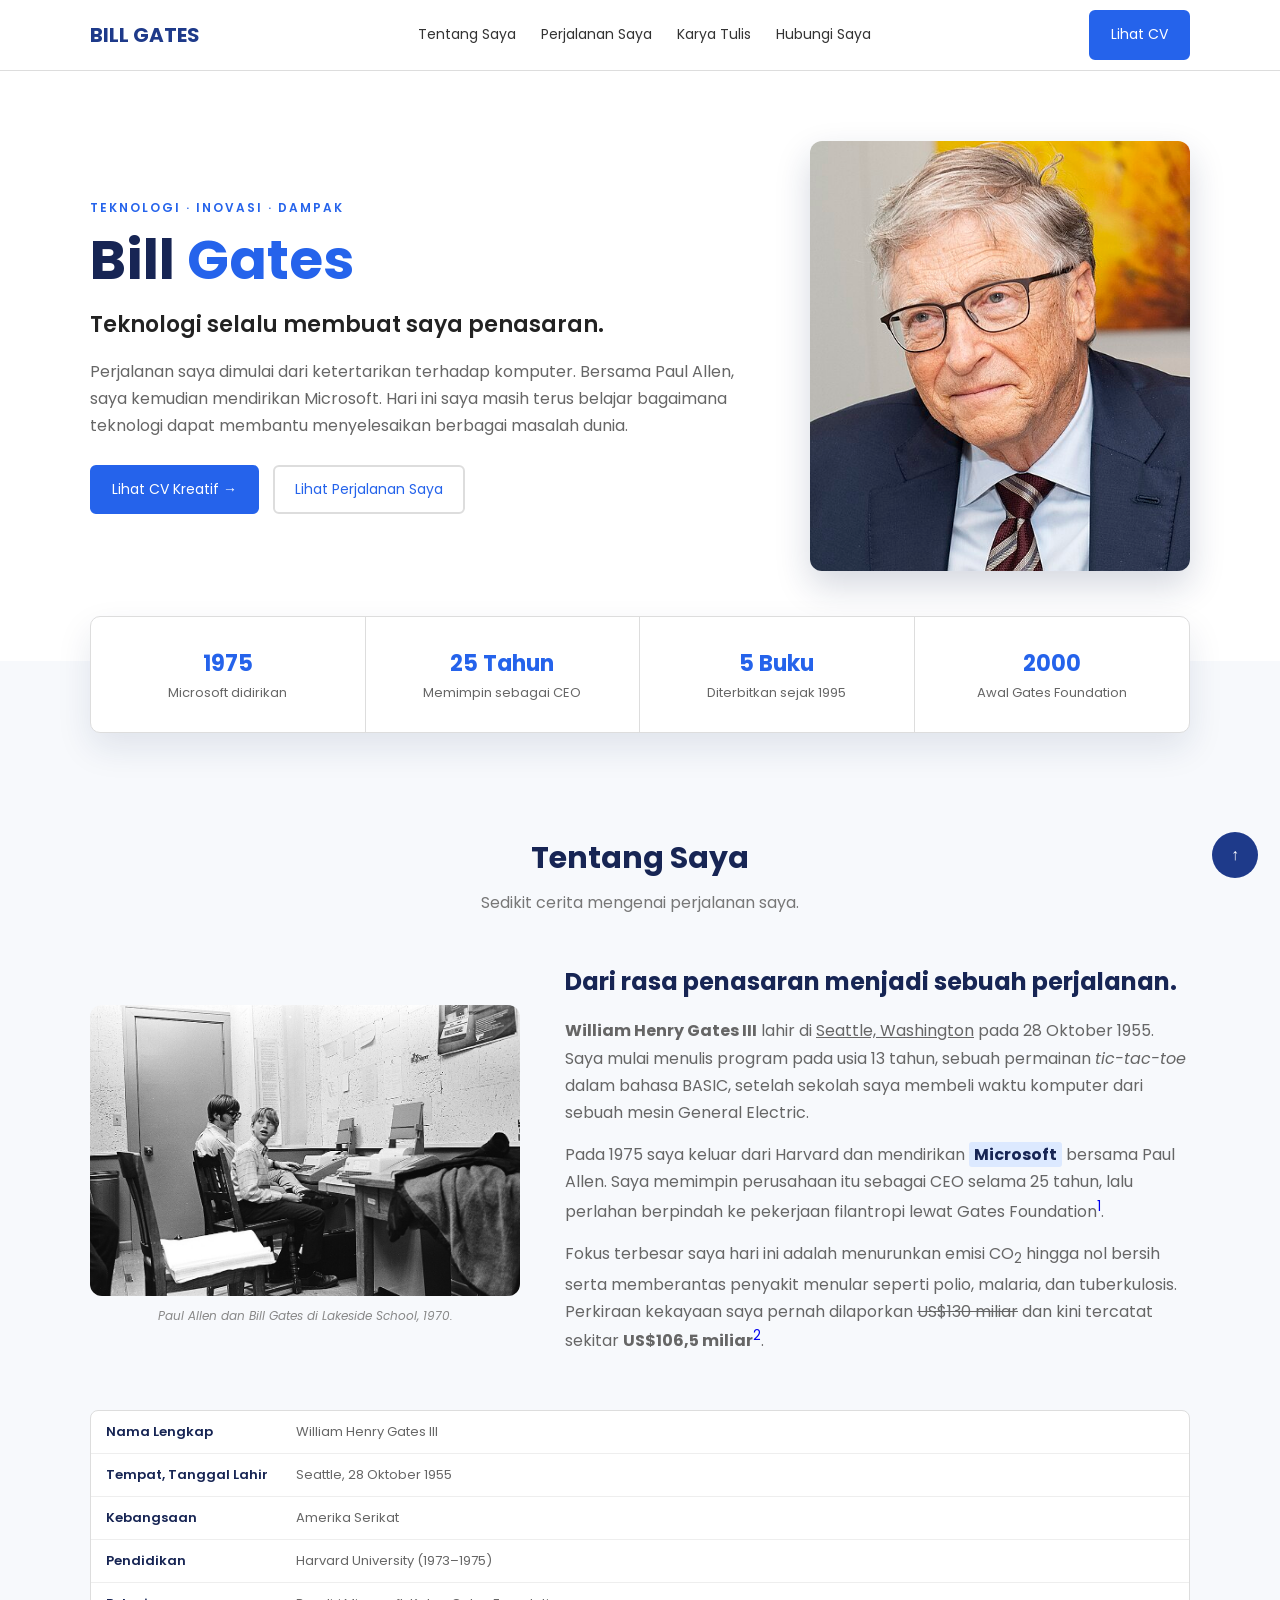
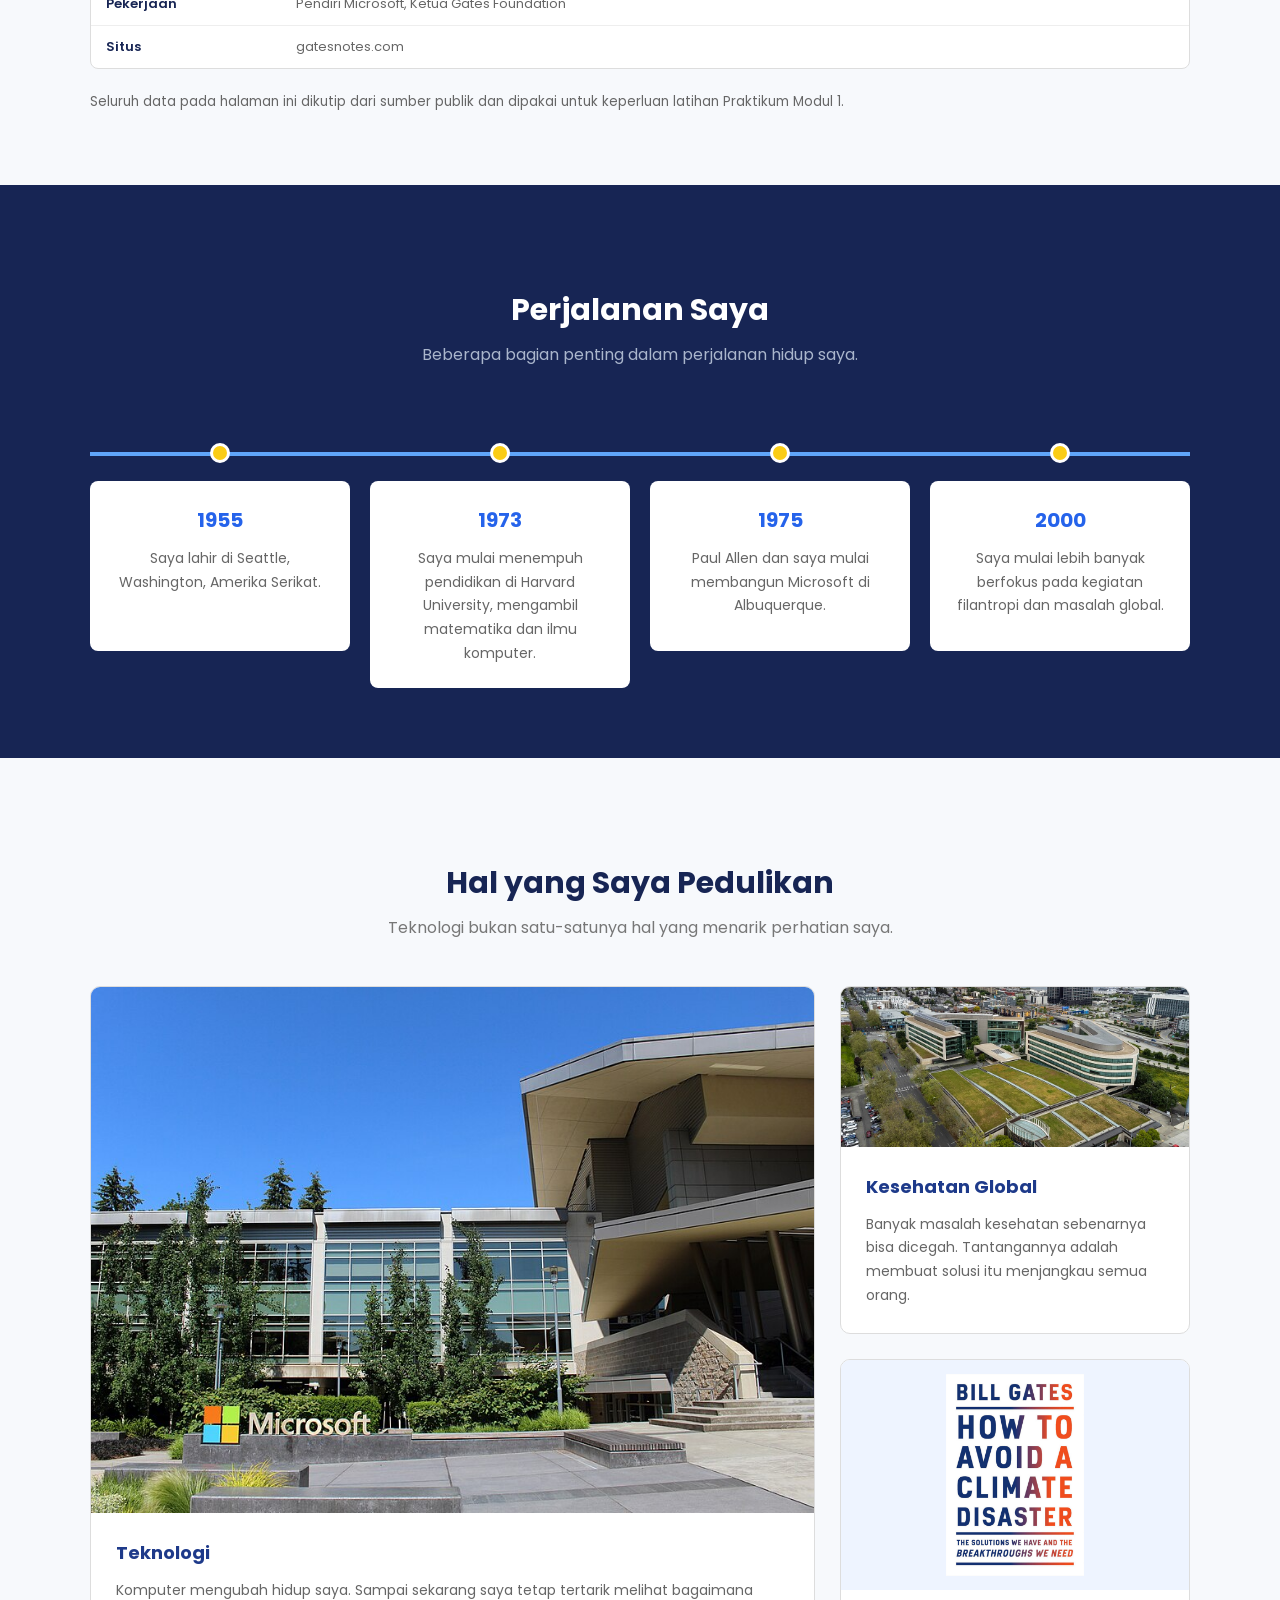
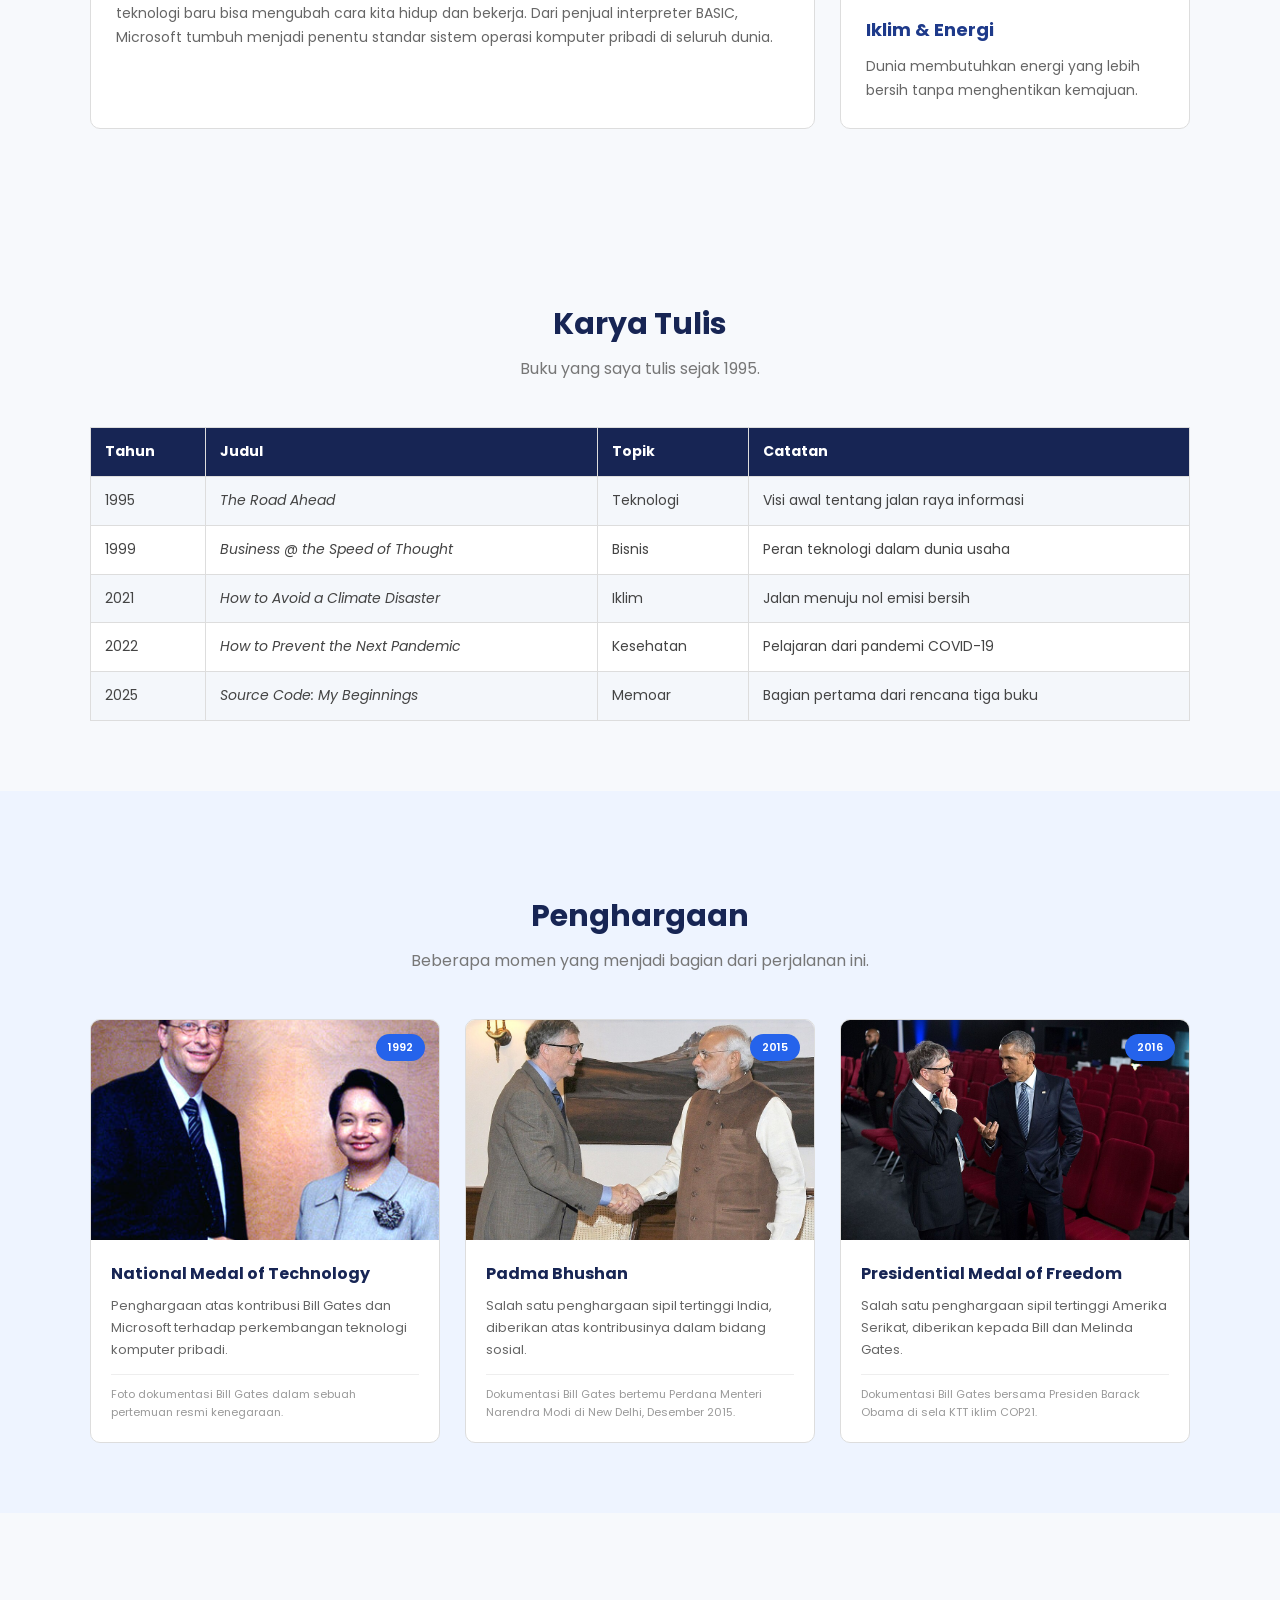
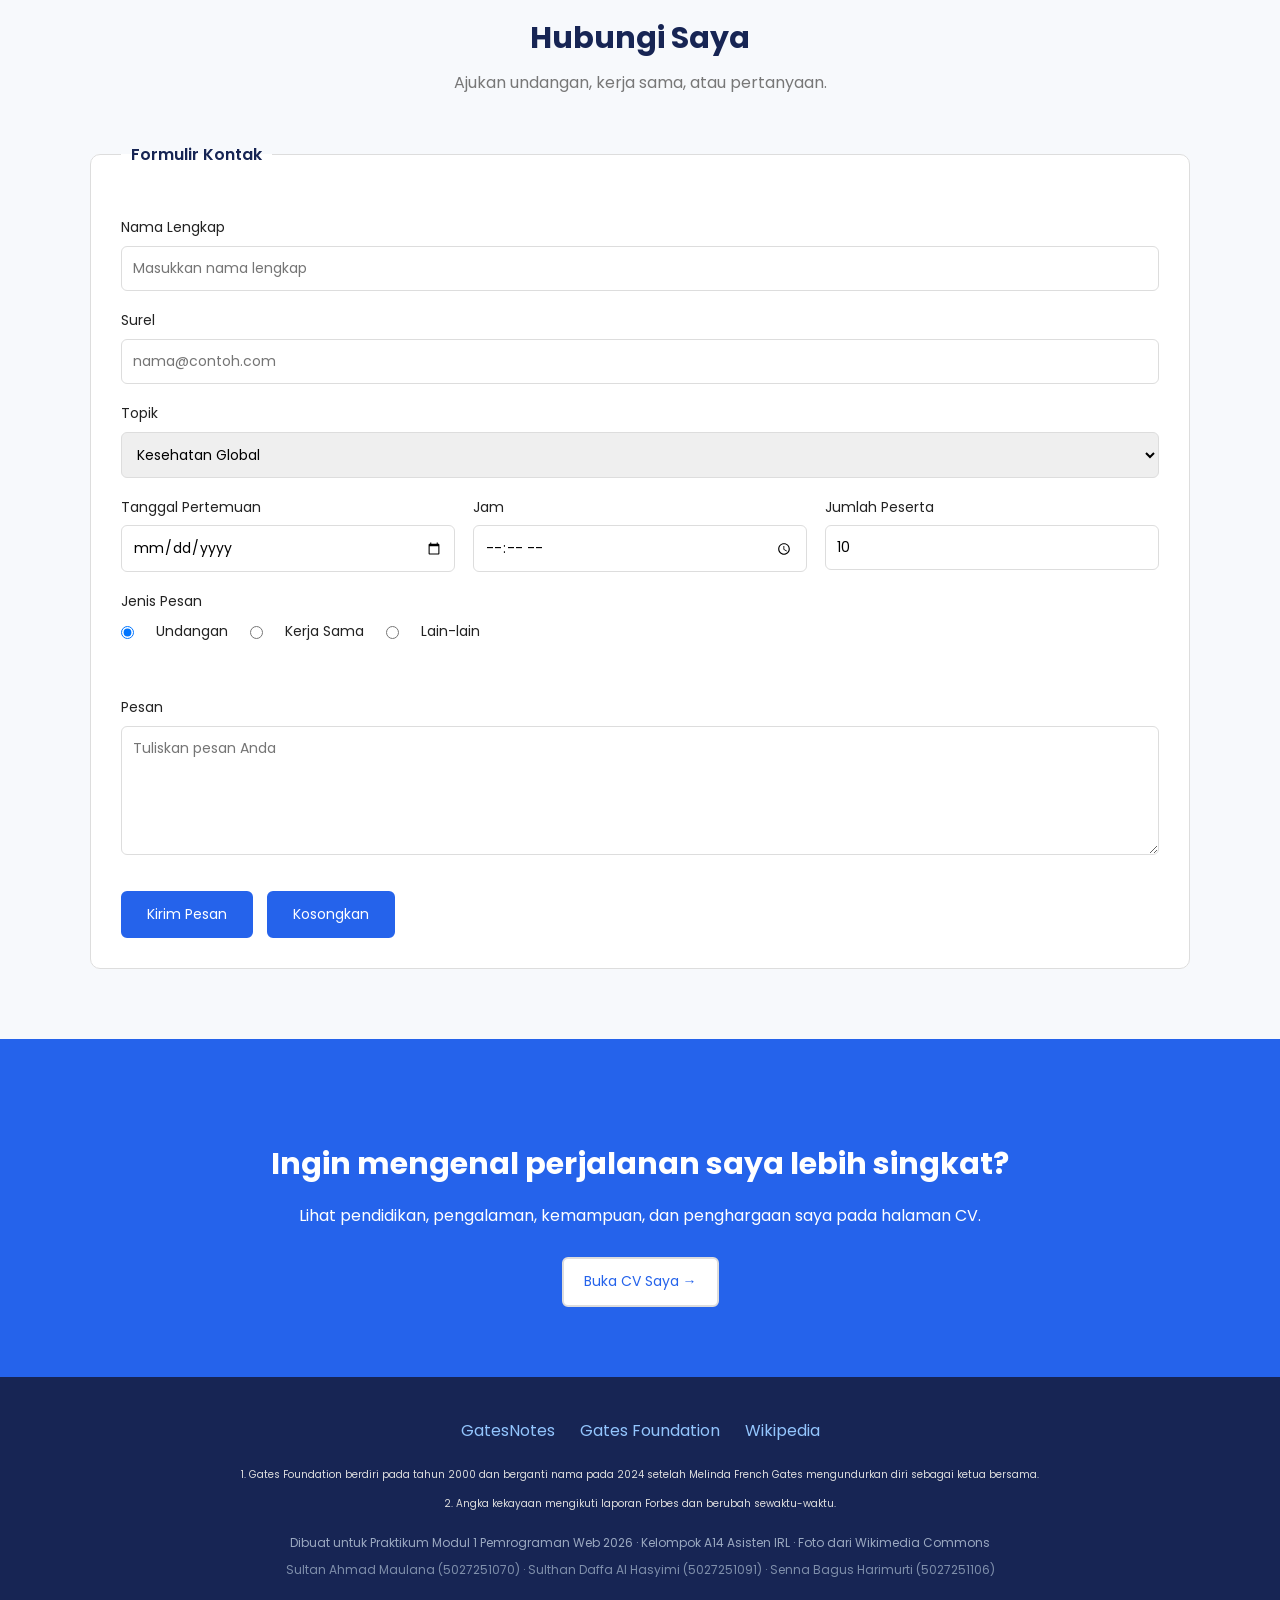
<file: index.html>
<!DOCTYPE html>
<html lang="id">

<head>
    <meta charset="UTF-8">
    <meta name="viewport" content="width=device-width, initial-scale=1.0">
    <title>Bill Gates | Portfolio</title>

    <!-- FONT -->
    <link rel="preconnect" href="https://fonts.googleapis.com">
    <link rel="preconnect" href="https://fonts.gstatic.com" crossorigin>
    <link
        href="https://fonts.googleapis.com/css2?family=Poppins:wght@400;500;600;700&display=swap"
        rel="stylesheet"
    >

    <link rel="stylesheet" href="css/base.css">
    <link rel="stylesheet" href="css/landing.css">
</head>


<body id="atas">


<!-- NAVBAR -->

<nav>
    <div class="container navbar">

        <div class="logo">BILL GATES</div>

        <div class="menu">
            <a href="#tentang">Tentang<span class="label-panjang"> Saya</span></a>
            <a href="#perjalanan">Perjalanan<span class="label-panjang"> Saya</span></a>
            <a href="#karya">Karya<span class="label-panjang"> Tulis</span></a>
            <a href="#hubungi">Hubungi<span class="label-panjang"> Saya</span></a>
        </div>

        <a href="cv.html" class="btn">Lihat CV</a>

    </div>
</nav>


<!-- HERO -->

<header class="hero">
    <div class="container hero-isi">

        <div class="hero-teks">

            <div class="hero-label">TEKNOLOGI &middot; INOVASI &middot; DAMPAK</div>

            <h1>Bill <span>Gates</span></h1>

            <h2>Teknologi selalu membuat saya penasaran.</h2>

            <p>
                Perjalanan saya dimulai dari ketertarikan terhadap komputer.
                Bersama Paul Allen, saya kemudian mendirikan Microsoft. Hari ini
                saya masih terus belajar bagaimana teknologi dapat membantu
                menyelesaikan berbagai masalah dunia.
            </p>

            <div class="hero-tombol">
                <a href="cv.html" class="btn">Lihat CV Kreatif &rarr;</a>
                <a href="#perjalanan" class="btn btn-putih">Lihat Perjalanan Saya</a>
            </div>

        </div>

        <div class="hero-gambar">
            <!-- srcset + sizes, browser memilih berkas sesuai lebar
                 layar. Angka 500w / 960w / 1280w adalah lebar asli
                 tiap berkas, jadi harus sesuai ukuran sebenarnya. -->
            <img
                src="images/gates-hero-960.jpg"
                srcset="
                    images/gates-hero-500.jpg   500w,
                    images/gates-hero-960.jpg   960w,
                    images/gates-hero-1280.jpg 1280w
                "
                sizes="(max-width: 768px) 90vw, 380px"
                alt="Foto Bill Gates pada tahun 2023"
                width="380"
                height="430"
            >
        </div>

    </div>
</header>


<!-- STATISTIK -->

<div class="container statistik">
    <div class="statistik-kotak">

        <div class="statistik-item">
            <h3>1975</h3>
            <p>Microsoft didirikan</p>
        </div>

        <div class="statistik-item">
            <h3>25 Tahun</h3>
            <p>Memimpin sebagai CEO</p>
        </div>

        <div class="statistik-item">
            <h3>5 Buku</h3>
            <p>Diterbitkan sejak 1995</p>
        </div>

        <div class="statistik-item">
            <h3>2000</h3>
            <p>Awal Gates Foundation</p>
        </div>

    </div>
</div>


<!-- TENTANG -->

<section class="bagian" id="tentang">
    <div class="container">

        <div class="judul-bagian">
            <h2>Tentang Saya</h2>
            <p>Sedikit cerita mengenai perjalanan saya.</p>
        </div>

        <div class="tentang-isi">

            <div class="tentang-gambar">
                <img
                    src="images/lakeside-1970.jpg"
                    alt="Bill Gates dan Paul Allen di terminal Lakeside School tahun 1970"
                    width="960"
                    height="649"
                >
                <small class="tentang-keterangan">
                    <i>Paul Allen dan Bill Gates di Lakeside School, 1970.</i>
                </small>
            </div>

            <div class="tentang-teks">

                <h2>Dari rasa penasaran menjadi sebuah perjalanan.</h2>

                <p>
                    <b>William Henry Gates III</b> lahir di
                    <u>Seattle, Washington</u> pada 28 Oktober 1955. Saya mulai
                    menulis program pada usia 13 tahun, sebuah permainan
                    <i>tic-tac-toe</i> dalam bahasa BASIC, setelah sekolah saya
                    membeli waktu komputer dari sebuah mesin General Electric.
                </p>

                <p>
                    Pada 1975 saya keluar dari Harvard dan mendirikan
                    <mark><b>Microsoft</b></mark> bersama Paul Allen. Saya memimpin
                    perusahaan itu sebagai CEO selama 25 tahun, lalu perlahan
                    berpindah ke pekerjaan filantropi lewat Gates
                    Foundation<sup><a href="#catatan-1">1</a></sup>.
                </p>

                <p>
                    Fokus terbesar saya hari ini adalah menurunkan emisi
                    CO<sub>2</sub> hingga nol bersih serta memberantas penyakit
                    menular seperti polio, malaria, dan tuberkulosis. Perkiraan
                    kekayaan saya pernah dilaporkan <s>US$130 miliar</s> dan kini
                    tercatat sekitar
                    <b>US$106,5 miliar</b><sup><a href="#catatan-2">2</a></sup>.
                </p>

            </div>

        </div>

        <!-- Tabel biodata: selebar wadah, di bawah baris foto + teks -->
        <div class="biodata">

            <div class="biodata-baris">
                <div class="biodata-label">Nama Lengkap</div>
                <div class="biodata-nilai">William Henry Gates III</div>
            </div>

            <div class="biodata-baris">
                <div class="biodata-label">Tempat, Tanggal Lahir</div>
                <div class="biodata-nilai">Seattle, 28 Oktober 1955</div>
            </div>

            <div class="biodata-baris">
                <div class="biodata-label">Kebangsaan</div>
                <div class="biodata-nilai">Amerika Serikat</div>
            </div>

            <div class="biodata-baris">
                <div class="biodata-label">Pendidikan</div>
                <div class="biodata-nilai">Harvard University (1973&ndash;1975)</div>
            </div>

            <div class="biodata-baris">
                <div class="biodata-label">Pekerjaan</div>
                <div class="biodata-nilai">Pendiri Microsoft, Ketua Gates Foundation</div>
            </div>

            <div class="biodata-baris">
                <div class="biodata-label">Situs</div>
                <div class="biodata-nilai">gatesnotes.com</div>
            </div>

        </div>

        <p class="tentang-catatan">
            <small>
                Seluruh data pada halaman ini dikutip dari sumber publik
                dan dipakai untuk keperluan latihan Praktikum Modul 1.
            </small>
        </p>

    </div>
</section>


<!-- PERJALANAN -->

<section class="bagian perjalanan" id="perjalanan">
    <div class="container">

        <div class="judul-bagian">
            <h2>Perjalanan Saya</h2>
            <p>Beberapa bagian penting dalam perjalanan hidup saya.</p>
        </div>

        <div class="perjalanan-linimasa">

            <!-- garis penghubung: elemen sungguhan, bukan ::before -->
            <div class="perjalanan-garis"></div>

            <div class="perjalanan-baris">

                <div class="perjalanan-item">
                    <div class="perjalanan-titik"></div>
                    <div class="perjalanan-kotak">
                        <h3>1955</h3>
                        <p>Saya lahir di Seattle, Washington, Amerika Serikat.</p>
                    </div>
                </div>

                <div class="perjalanan-item">
                    <div class="perjalanan-titik"></div>
                    <div class="perjalanan-kotak">
                        <h3>1973</h3>
                        <p>
                            Saya mulai menempuh pendidikan di Harvard University,
                            mengambil matematika dan ilmu komputer.
                        </p>
                    </div>
                </div>

                <div class="perjalanan-item">
                    <div class="perjalanan-titik"></div>
                    <div class="perjalanan-kotak">
                        <h3>1975</h3>
                        <p>
                            Paul Allen dan saya mulai membangun Microsoft di
                            Albuquerque.
                        </p>
                    </div>
                </div>

                <div class="perjalanan-item">
                    <div class="perjalanan-titik"></div>
                    <div class="perjalanan-kotak">
                        <h3>2000</h3>
                        <p>
                            Saya mulai lebih banyak berfokus pada kegiatan
                            filantropi dan masalah global.
                        </p>
                    </div>
                </div>

            </div>

        </div>

    </div>
</section>


<!-- FOKUS -->

<section class="bagian" id="fokus">
    <div class="container">

        <div class="judul-bagian">
            <h2>Hal yang Saya Pedulikan</h2>
            <p>Teknologi bukan satu-satunya hal yang menarik perhatian saya.</p>
        </div>

        <div class="fokus-grid">

            <div class="fokus-kartu fokus-utama">
                <img
                    class="fokus-gambar"
                    src="images/microsoft-hq.jpg"
                    alt="Gedung 92 kampus Microsoft di Redmond"
                    width="960"
                    height="640"
                >
                <div class="fokus-isi">
                    <h3>Teknologi</h3>
                    <p>
                        Komputer mengubah hidup saya. Sampai sekarang saya tetap
                        tertarik melihat bagaimana teknologi baru bisa mengubah
                        cara kita hidup dan bekerja. Dari penjual interpreter
                        BASIC, Microsoft tumbuh menjadi penentu standar sistem
                        operasi komputer pribadi di seluruh dunia.
                    </p>
                </div>
            </div>

            <div class="fokus-kartu">
                <img
                    class="fokus-gambar"
                    src="images/gates-foundation.jpg"
                    alt="Gedung kantor pusat Gates Foundation di Seattle"
                    width="960"
                    height="540"
                >
                <div class="fokus-isi">
                    <h3>Kesehatan Global</h3>
                    <p>
                        Banyak masalah kesehatan sebenarnya bisa dicegah.
                        Tantangannya adalah membuat solusi itu menjangkau semua
                        orang.
                    </p>
                </div>
            </div>

            <div class="fokus-kartu">
                <img
                    class="fokus-gambar fokus-gambar-sampul"
                    src="images/buku-climate.png"
                    alt="Sampul buku How to Avoid a Climate Disaster"
                    width="500"
                    height="732"
                >
                <div class="fokus-isi">
                    <h3>Iklim &amp; Energi</h3>
                    <p>
                        Dunia membutuhkan energi yang lebih bersih tanpa
                        menghentikan kemajuan.
                    </p>
                </div>
            </div>

        </div>

    </div>
</section>


<!-- KARYA TULIS -->

<section class="bagian" id="karya">
    <div class="container">

        <div class="judul-bagian">
            <h2>Karya Tulis</h2>
            <p>Buku yang saya tulis sejak 1995.</p>
        </div>

        <table class="tabel-karya">

            <tr>
                <th>Tahun</th>
                <th>Judul</th>
                <th>Topik</th>
                <th class="kolom-catatan">Catatan</th>
            </tr>

            <tr>
                <td>1995</td>
                <td><i>The Road Ahead</i></td>
                <td>Teknologi</td>
                <td class="kolom-catatan">Visi awal tentang jalan raya informasi</td>
            </tr>

            <tr>
                <td>1999</td>
                <td><i>Business @ the Speed of Thought</i></td>
                <td>Bisnis</td>
                <td class="kolom-catatan">Peran teknologi dalam dunia usaha</td>
            </tr>

            <tr>
                <td>2021</td>
                <td><i>How to Avoid a Climate Disaster</i></td>
                <td>Iklim</td>
                <td class="kolom-catatan">Jalan menuju nol emisi bersih</td>
            </tr>

            <tr>
                <td>2022</td>
                <td><i>How to Prevent the Next Pandemic</i></td>
                <td>Kesehatan</td>
                <td class="kolom-catatan">Pelajaran dari pandemi COVID-19</td>
            </tr>

            <tr>
                <td>2025</td>
                <td><i>Source Code: My Beginnings</i></td>
                <td>Memoar</td>
                <td class="kolom-catatan">Bagian pertama dari rencana tiga buku</td>
            </tr>

        </table>

    </div>
</section>


<!-- PENGHARGAAN -->

<section class="bagian penghargaan" id="penghargaan">
    <div class="container">

        <div class="judul-bagian">
            <h2>Penghargaan</h2>
            <p>Beberapa momen yang menjadi bagian dari perjalanan ini.</p>
        </div>

        <div class="penghargaan-grid">

            <div class="penghargaan-kartu">
                <div class="penghargaan-atas">
                    <span class="penghargaan-tahun">1992</span>
                    <img
                        src="images/penghargaan-1992.jpg"
                        alt="Bill Gates dalam sebuah pertemuan kenegaraan"
                        width="369"
                        height="442"
                    >
                </div>
                <div class="penghargaan-isi">
                    <h3>National Medal of Technology</h3>
                    <p>
                        Penghargaan atas kontribusi Bill Gates dan Microsoft
                        terhadap perkembangan teknologi komputer pribadi.
                    </p>
                    <div class="penghargaan-foto-info">
                        Foto dokumentasi Bill Gates dalam sebuah pertemuan resmi
                        kenegaraan.
                    </div>
                </div>
            </div>

            <div class="penghargaan-kartu">
                <div class="penghargaan-atas">
                    <span class="penghargaan-tahun">2015</span>
                    <img
                        src="images/penghargaan-2015.jpg"
                        alt="Bill Gates bertemu Perdana Menteri India Narendra Modi"
                        width="960"
                        height="990"
                    >
                </div>
                <div class="penghargaan-isi">
                    <h3>Padma Bhushan</h3>
                    <p>
                        Salah satu penghargaan sipil tertinggi India, diberikan
                        atas kontribusinya dalam bidang sosial.
                    </p>
                    <div class="penghargaan-foto-info">
                        Dokumentasi Bill Gates bertemu Perdana Menteri Narendra
                        Modi di New Delhi, Desember 2015.
                    </div>
                </div>
            </div>

            <div class="penghargaan-kartu">
                <div class="penghargaan-atas">
                    <span class="penghargaan-tahun">2016</span>
                    <img
                        src="images/penghargaan-2016.jpg"
                        alt="Bill Gates berbincang dengan Presiden Barack Obama"
                        width="960"
                        height="663"
                    >
                </div>
                <div class="penghargaan-isi">
                    <h3>Presidential Medal of Freedom</h3>
                    <p>
                        Salah satu penghargaan sipil tertinggi Amerika Serikat,
                        diberikan kepada Bill dan Melinda Gates.
                    </p>
                    <div class="penghargaan-foto-info">
                        Dokumentasi Bill Gates bersama Presiden Barack Obama di
                        sela KTT iklim COP21.
                    </div>
                </div>
            </div>

        </div>

    </div>
</section>


<!-- HUBUNGI -->

<section class="bagian" id="hubungi">
    <div class="container">

        <div class="judul-bagian">
            <h2>Hubungi Saya</h2>
            <p>Ajukan undangan, kerja sama, atau pertanyaan.</p>
        </div>

        <form class="form-hubungi" action="/kirim" method="POST">
            <fieldset>

                <legend>Formulir Kontak</legend>

                <label for="nama">Nama Lengkap</label>
                <input
                    class="isian"
                    type="text"
                    id="nama"
                    name="nama"
                    placeholder="Masukkan nama lengkap"
                    required
                >

                <label for="surel">Surel</label>
                <input
                    class="isian"
                    type="email"
                    id="surel"
                    name="surel"
                    placeholder="nama@contoh.com"
                    required
                >

                <label for="topik">Topik</label>
                <select class="isian" id="topik" name="topik">
                    <option value="kesehatan">Kesehatan Global</option>
                    <option value="energi">Energi Bersih</option>
                    <option value="pendidikan">Pendidikan</option>
                    <option value="lainnya">Lainnya</option>
                </select>

                <div class="form-baris">

                    <div class="form-kolom">
                        <label for="tanggal">Tanggal Pertemuan</label>
                        <input class="isian" type="date" id="tanggal" name="tanggal">
                    </div>

                    <div class="form-kolom">
                        <label for="jam">Jam</label>
                        <input class="isian" type="time" id="jam" name="jam">
                    </div>

                    <div class="form-kolom">
                        <label for="peserta">Jumlah Peserta</label>
                        <input
                            class="isian"
                            type="number"
                            id="peserta"
                            name="peserta"
                            min="1"
                            max="500"
                            value="10"
                        >
                    </div>

                </div>

                <p class="form-label-grup">Jenis Pesan</p>
                <div class="form-radio">

                    <input type="radio" id="jenis-undangan" name="jenis" value="undangan" checked>
                    <label for="jenis-undangan">Undangan</label>

                    <input type="radio" id="jenis-kerjasama" name="jenis" value="kerjasama">
                    <label for="jenis-kerjasama">Kerja Sama</label>

                    <input type="radio" id="jenis-lain" name="jenis" value="lain">
                    <label for="jenis-lain">Lain-lain</label>

                </div>

                <label for="pesan">Pesan</label>
                <textarea
                    class="isian"
                    id="pesan"
                    name="pesan"
                    rows="5"
                    placeholder="Tuliskan pesan Anda"
                ></textarea>

                <div class="form-tombol">
                    <button type="submit">Kirim Pesan</button>
                    <button type="reset">Kosongkan</button>
                </div>

            </fieldset>
        </form>

    </div>
</section>


<!-- AJAKAN AKHIR -->

<section class="bagian ajakan">
    <div class="container">

        <h2>Ingin mengenal perjalanan saya lebih singkat?</h2>

        <p>
            Lihat pendidikan, pengalaman, kemampuan, dan penghargaan saya
            pada halaman CV.
        </p>

        <a href="cv.html" class="btn btn-putih">Buka CV Saya &rarr;</a>

    </div>
</section>


<!-- FOOTER -->

<footer>
    <div class="container">

        <div class="footer-sosial">
            <a class="footer-tautan" href="https://www.gatesnotes.com">GatesNotes</a>
            <a class="footer-tautan" href="https://www.gatesfoundation.org">Gates Foundation</a>
            <a class="footer-tautan" href="https://en.wikipedia.org/wiki/Bill_Gates">Wikipedia</a>
        </div>

        <p class="footer-catatan" id="catatan-1">
            <small>
                1. Gates Foundation berdiri pada tahun 2000 dan berganti nama
                pada 2024 setelah Melinda French Gates mengundurkan diri sebagai
                ketua bersama.
            </small>
        </p>

        <p class="footer-catatan" id="catatan-2">
            <small>
                2. Angka kekayaan mengikuti laporan Forbes dan berubah
                sewaktu-waktu.
            </small>
        </p>

        <small class="footer-kredit">
            Dibuat untuk Praktikum Modul 1 Pemrograman Web 2026 &middot;
            Kelompok A14 Asisten IRL &middot; Foto dari Wikimedia Commons
        </small>

        <small class="footer-anggota">
            Sultan Ahmad Maulana (5027251070) &middot;
            Sulthan Daffa Al Hasyimi (5027251091) &middot;
            Senna Bagus Harimurti (5027251106)
        </small>

    </div>
</footer>


<!-- KEMBALI KE ATAS -->

<a class="ke-atas" href="#atas" title="Kembali ke atas">&uarr;</a>


</body>

</html>
</file>
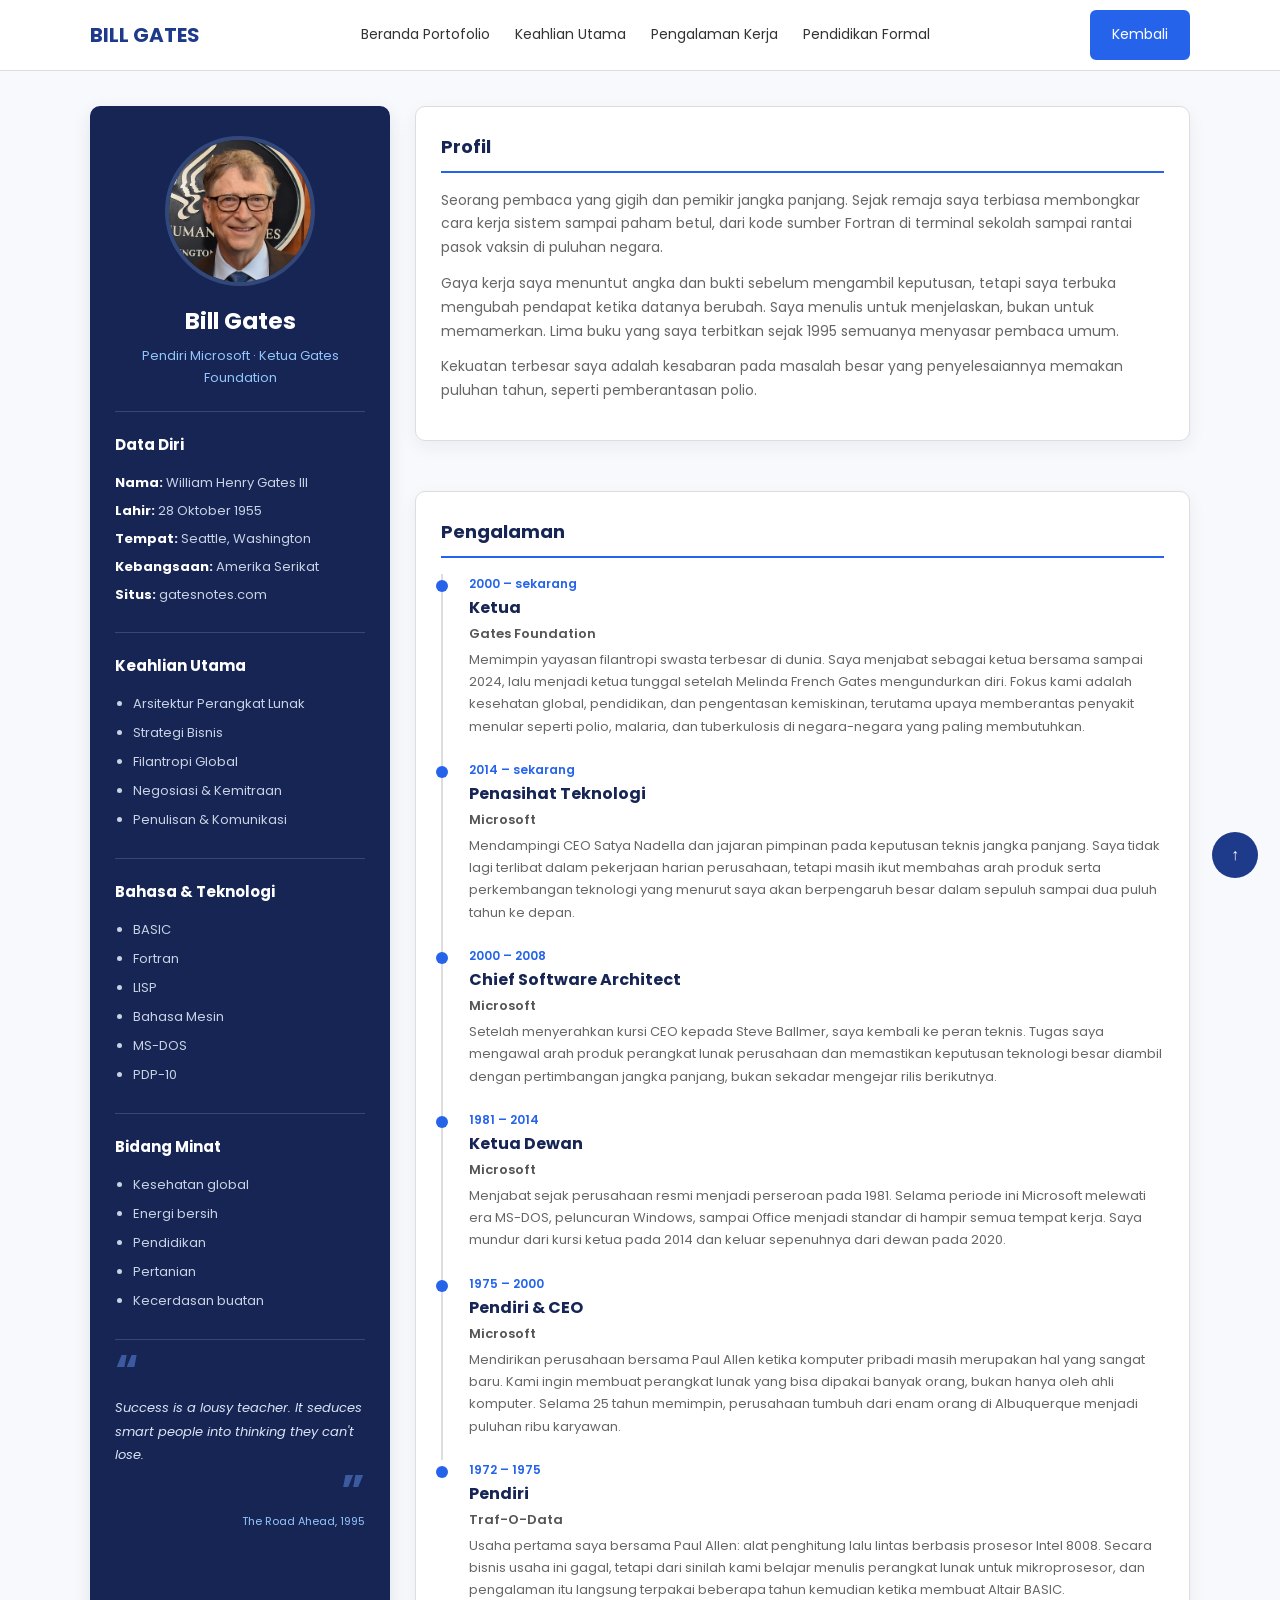
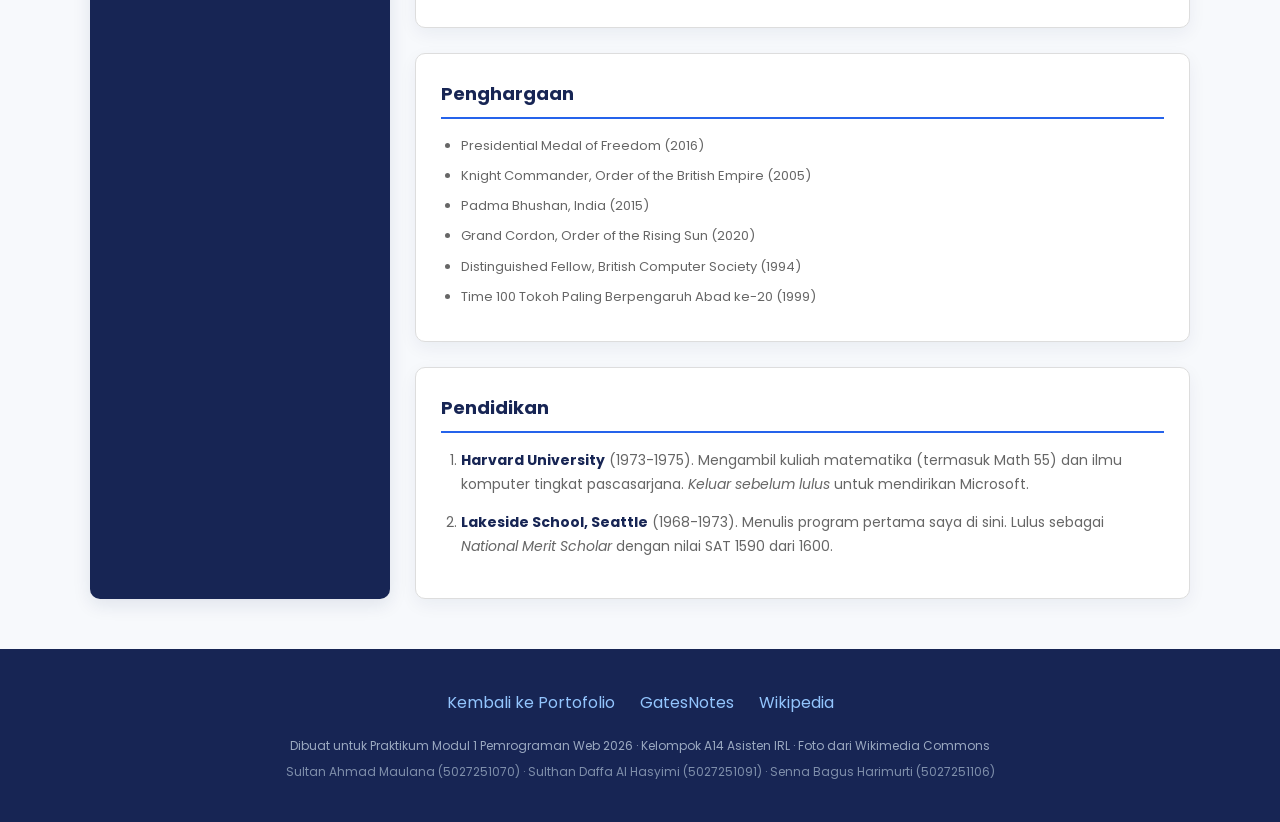
<file: cv.html>
<!DOCTYPE html>
<html lang="id">

<head>
    <meta charset="UTF-8">
    <meta name="viewport" content="width=device-width, initial-scale=1.0">
    <title>Bill Gates | CV Kreatif</title>

    <!-- FONT -->
    <link rel="preconnect" href="https://fonts.googleapis.com">
    <link rel="preconnect" href="https://fonts.gstatic.com" crossorigin>
    <link
        href="https://fonts.googleapis.com/css2?family=Poppins:wght@400;500;600;700&display=swap"
        rel="stylesheet"
    >

    <link rel="stylesheet" href="css/base.css">
    <link rel="stylesheet" href="css/cv.css">
</head>


<body id="atas">


<!-- NAVBAR -->

<nav>
    <div class="container navbar">

        <div class="logo">BILL GATES</div>

        <div class="menu">
            <a href="index.html">Beranda<span class="label-panjang"> Portofolio</span></a>
            <a href="#keahlian">Keahlian<span class="label-panjang"> Utama</span></a>
            <a href="#pengalaman">Pengalaman<span class="label-panjang"> Kerja</span></a>
            <a href="#pendidikan">Pendidikan<span class="label-panjang"> Formal</span></a>
        </div>

        <a href="index.html" class="btn">Kembali</a>

    </div>
</nav>


<!-- BADAN CV -->

<div class="container">
    <div class="cv-badan">


        <!-- KOLOM KIRI -->

        <div class="cv-kiri">

            <div class="cv-panel">

                <div class="cv-panel-kepala">

                    <img
                        class="cv-foto"
                        src="images/gates-portrait.jpg"
                        alt="Foto potret Bill Gates"
                        width="150"
                        height="150"
                    >

                    <h1 class="cv-nama">Bill Gates</h1>

                    <p class="cv-peran">
                        Pendiri Microsoft &middot; Ketua Gates Foundation
                    </p>

                </div>

                <div class="cv-panel-bagian">
                    <h2>Data Diri</h2>
                    <p><b>Nama:</b> William Henry Gates III</p>
                    <p><b>Lahir:</b> 28 Oktober 1955</p>
                    <p><b>Tempat:</b> Seattle, Washington</p>
                    <p><b>Kebangsaan:</b> Amerika Serikat</p>
                    <p><b>Situs:</b> gatesnotes.com</p>
                </div>

                <div class="cv-panel-bagian" id="keahlian">
                    <h2>Keahlian Utama</h2>
                    <ul class="cv-panel-daftar">
                        <li>Arsitektur Perangkat Lunak</li>
                        <li>Strategi Bisnis</li>
                        <li>Filantropi Global</li>
                        <li>Negosiasi &amp; Kemitraan</li>
                        <li>Penulisan &amp; Komunikasi</li>
                    </ul>
                </div>

                <div class="cv-panel-bagian">
                    <h2>Bahasa &amp; Teknologi</h2>
                    <ul class="cv-panel-daftar">
                        <li>BASIC</li>
                        <li>Fortran</li>
                        <li>LISP</li>
                        <li>Bahasa Mesin</li>
                        <li>MS-DOS</li>
                        <li>PDP-10</li>
                    </ul>
                </div>

                <div class="cv-panel-bagian">
                    <h2>Bidang Minat</h2>
                    <ul class="cv-panel-daftar">
                        <li>Kesehatan global</li>
                        <li>Energi bersih</li>
                        <li>Pendidikan</li>
                        <li>Pertanian</li>
                        <li>Kecerdasan buatan</li>
                    </ul>
                </div>

                <div class="cv-panel-bagian">

                    <div class="cv-kutip">
                        <span class="cv-kutip-tanda">&ldquo;</span>
                        <p>
                            <i>
                                Success is a lousy teacher. It seduces smart
                                people into thinking they can't lose.
                            </i>
                        </p>
                        <span class="cv-kutip-tanda cv-kutip-tutup">&rdquo;</span>
                        <small class="cv-kutip-sumber">The Road Ahead, 1995</small>
                    </div>

                </div>

            </div>

        </div>


        <!-- DESKRIPSI KARAKTER -->

        <div class="cv-ringkas">
            <div class="cv-kotak">

                <h2>Profil</h2>

                <p>
                    Seorang pembaca yang gigih dan pemikir jangka panjang. Sejak
                    remaja saya terbiasa membongkar cara kerja sistem sampai paham
                    betul, dari kode sumber Fortran di terminal sekolah sampai
                    rantai pasok vaksin di puluhan negara.
                </p>

                <p>
                    Gaya kerja saya menuntut angka dan bukti sebelum mengambil
                    keputusan, tetapi saya terbuka mengubah pendapat ketika datanya
                    berubah. Saya menulis untuk menjelaskan, bukan untuk
                    memamerkan. Lima buku yang saya terbitkan sejak 1995
                    semuanya menyasar pembaca umum.
                </p>

                <p>
                    Kekuatan terbesar saya adalah kesabaran pada masalah besar yang
                    penyelesaiannya memakan puluhan tahun, seperti pemberantasan
                    polio.
                </p>

            </div>
        </div>


        <!-- KOLOM KANAN -->

        <div class="cv-kanan">

            <div class="cv-kotak" id="pengalaman">

                <h2>Pengalaman</h2>

                <div class="cv-item">
                    <span class="cv-titik"></span>
                    <span class="cv-periode">2000 &ndash; sekarang</span>
                    <h3 class="cv-jabatan">Ketua</h3>
                    <span class="cv-tempat">Gates Foundation</span>
                    <p>
                        Memimpin yayasan filantropi swasta terbesar di dunia.
                        Saya menjabat sebagai ketua bersama sampai 2024, lalu
                        menjadi ketua tunggal setelah Melinda French Gates
                        mengundurkan diri. Fokus kami adalah kesehatan global,
                        pendidikan, dan pengentasan kemiskinan, terutama
                        upaya memberantas penyakit menular seperti polio,
                        malaria, dan tuberkulosis di negara-negara yang paling
                        membutuhkan.
                    </p>
                </div>

                <div class="cv-item">
                    <span class="cv-titik"></span>
                    <span class="cv-periode">2014 &ndash; sekarang</span>
                    <h3 class="cv-jabatan">Penasihat Teknologi</h3>
                    <span class="cv-tempat">Microsoft</span>
                    <p>
                        Mendampingi CEO Satya Nadella dan jajaran pimpinan pada
                        keputusan teknis jangka panjang. Saya tidak lagi
                        terlibat dalam pekerjaan harian perusahaan, tetapi masih
                        ikut membahas arah produk serta perkembangan teknologi
                        yang menurut saya akan berpengaruh besar dalam sepuluh
                        sampai dua puluh tahun ke depan.
                    </p>
                </div>

                <div class="cv-item">
                    <span class="cv-titik"></span>
                    <span class="cv-periode">2000 &ndash; 2008</span>
                    <h3 class="cv-jabatan">Chief Software Architect</h3>
                    <span class="cv-tempat">Microsoft</span>
                    <p>
                        Setelah menyerahkan kursi CEO kepada Steve Ballmer, saya
                        kembali ke peran teknis. Tugas saya mengawal arah produk
                        perangkat lunak perusahaan dan memastikan keputusan
                        teknologi besar diambil dengan pertimbangan jangka
                        panjang, bukan sekadar mengejar rilis berikutnya.
                    </p>
                </div>

                <div class="cv-item">
                    <span class="cv-titik"></span>
                    <span class="cv-periode">1981 &ndash; 2014</span>
                    <h3 class="cv-jabatan">Ketua Dewan</h3>
                    <span class="cv-tempat">Microsoft</span>
                    <p>
                        Menjabat sejak perusahaan resmi menjadi perseroan pada
                        1981. Selama periode ini Microsoft melewati era MS-DOS,
                        peluncuran Windows, sampai Office menjadi standar di
                        hampir semua tempat kerja. Saya mundur dari kursi ketua
                        pada 2014 dan keluar sepenuhnya dari dewan pada 2020.
                    </p>
                </div>

                <div class="cv-item">
                    <span class="cv-titik"></span>
                    <span class="cv-periode">1975 &ndash; 2000</span>
                    <h3 class="cv-jabatan">Pendiri &amp; CEO</h3>
                    <span class="cv-tempat">Microsoft</span>
                    <p>
                        Mendirikan perusahaan bersama Paul Allen ketika komputer
                        pribadi masih merupakan hal yang sangat baru. Kami ingin
                        membuat perangkat lunak yang bisa dipakai banyak orang,
                        bukan hanya oleh ahli komputer. Selama 25 tahun
                        memimpin, perusahaan tumbuh dari enam orang di
                        Albuquerque menjadi puluhan ribu karyawan.
                    </p>
                </div>

                <div class="cv-item">
                    <span class="cv-titik"></span>
                    <span class="cv-periode">1972 &ndash; 1975</span>
                    <h3 class="cv-jabatan">Pendiri</h3>
                    <span class="cv-tempat">Traf-O-Data</span>
                    <p>
                        Usaha pertama saya bersama Paul Allen: alat penghitung
                        lalu lintas berbasis prosesor Intel 8008. Secara bisnis
                        usaha ini gagal, tetapi dari sinilah kami belajar
                        menulis perangkat lunak untuk mikroprosesor, dan
                        pengalaman itu langsung terpakai beberapa tahun
                        kemudian ketika membuat Altair BASIC.
                    </p>
                </div>

            </div>


            <div class="cv-kotak" id="penghargaan">

                <h2>Penghargaan</h2>

                <ul class="cv-daftar">
                    <li>Presidential Medal of Freedom (2016)</li>
                    <li>Knight Commander, Order of the British Empire (2005)</li>
                    <li>Padma Bhushan, India (2015)</li>
                    <li>Grand Cordon, Order of the Rising Sun (2020)</li>
                    <li>Distinguished Fellow, British Computer Society (1994)</li>
                    <li>Time 100 Tokoh Paling Berpengaruh Abad ke-20 (1999)</li>
                </ul>

            </div>


            <div class="cv-kotak" id="pendidikan">

                <h2>Pendidikan</h2>

                <!-- ordered list dipakai karena urutan waktunya bermakna -->
                <ol class="cv-daftar-urut">

                    <li>
                        <b>Harvard University</b> (1973-1975).
                        Mengambil kuliah matematika (termasuk Math 55) dan ilmu
                        komputer tingkat pascasarjana.
                        <i>Keluar sebelum lulus</i> untuk mendirikan Microsoft.
                    </li>

                    <li>
                        <b>Lakeside School, Seattle</b> (1968-1973).
                        Menulis program pertama saya di sini. Lulus sebagai
                        <i>National Merit Scholar</i> dengan nilai SAT 1590 dari
                        1600.
                    </li>

                </ol>

            </div>

        </div>


    </div>
</div>


<!-- FOOTER -->

<footer>
    <div class="container">

        <div class="footer-sosial">
            <a class="footer-tautan" href="index.html">Kembali ke Portofolio</a>
            <a class="footer-tautan" href="https://www.gatesnotes.com">GatesNotes</a>
            <a class="footer-tautan" href="https://en.wikipedia.org/wiki/Bill_Gates">Wikipedia</a>
        </div>

        <small class="footer-kredit">
            Dibuat untuk Praktikum Modul 1 Pemrograman Web 2026 &middot;
            Kelompok A14 Asisten IRL &middot; Foto dari Wikimedia Commons
        </small>

        <small class="footer-anggota">
            Sultan Ahmad Maulana (5027251070) &middot;
            Sulthan Daffa Al Hasyimi (5027251091) &middot;
            Senna Bagus Harimurti (5027251106)
        </small>

    </div>
</footer>


<!-- KEMBALI KE ATAS -->

<a class="ke-atas" href="#atas" title="Kembali ke atas">&uarr;</a>


</body>

</html>
</file>
<file: css/base.css>
/* 
   base.css  -  PEMILIK: 
   Gaya bersama yang dipakai index.html DAN cv.html:
   reset, warna, tipografi, navbar, tombol, footer.
   Satu berkas untuk dua halaman HTML
*/

/* 
   STYLE DASAR
*/

* {
    margin: 0;
    padding: 0;
    box-sizing: border-box;
}

html {
    scroll-behavior: smooth;
}

body {
    font-family: "Poppins", sans-serif;
    background-color: #f7f9fc;
    color: #222;
    line-height: 1.7;
}

a {
    text-decoration: none;
}

img {
    max-width: 100%;
}

/* Bawaan browser untuk <mark> adalah kuning terang yang
   menusuk di antara warna biru halaman. Diganti biru muda
   dari palet supaya sorotan tetap terbaca tapi menyatu. */
mark {
    background-color: #dce9ff;
    border-radius: 3px;
    color: #172554;
    padding: 1px 5px;
}

.container {
    width: 90%;
    max-width: 1100px;
    margin: auto;
}

/* padding-atas dibuat lega supaya judul tidak tertutup
   navbar sticky ketika tautan #anchor diklik */
.bagian {
    padding-top: 100px;
    padding-bottom: 70px;
}

.judul-bagian {
    text-align: center;
    margin-bottom: 45px;
}

.judul-bagian h2 {
    color: #172554;
    font-size: 30px;
    margin-bottom: 5px;
}

.judul-bagian p {
    color: #777;
}

/* 
   NAVBAR
   position sticky + z-index + flex
*/

nav {
    position: sticky;
    top: 0;
    z-index: 100;
    background-color: white;
    border-bottom: 1px solid #dddddd;
}

.navbar {
    display: flex;
    flex-wrap: wrap;
    justify-content: space-between;
    align-items: center;
    gap: 10px;
    min-height: 70px;
}

.logo {
    color: #1e3a8a;
    font-size: 20px;
    font-weight: 700;
}

.menu {
    display: flex;
    flex-wrap: wrap;
    gap: 25px;
}

.menu a {
    color: #333;
    font-size: 14px;
}

/* PSEUDO CLASS */

.menu a:hover {
    color: #2563eb;
}

.menu a:focus {
    outline: 2px solid #2563eb;
    outline-offset: 3px;
}

/* display inline: span ini mengalir menyatu dengan teks
   tautan, tidak memulai baris baru dan lebar/tingginya
   mengikuti isi. Di layar sempit nilainya diganti
   menjadi none (lihat media query 480px di bawah). */
.label-panjang {
    display: inline;
}

/* 
   TOMBOL
*/

.btn {
    display: inline-block;
    background-color: #2563eb;
    border: 2px solid #2563eb;
    border-radius: 6px;
    color: white;
    padding: 11px 20px;
    font-size: 14px;
}

.btn:hover {
    background-color: #1d4ed8;
    border-color: #1d4ed8;
}

.btn:active {
    background-color: #172554;
    border-color: #172554;
}

.btn-putih {
    background-color: white;
    border: 2px solid #dddddd;
    color: #2563eb;
}

.btn-putih:hover {
    background-color: #eef4ff;
    border-color: #2563eb;
}

/* 
   FOOTER
   urutan pseudo-class wajib LVHA:
   link -> visited -> hover -> active
*/

footer {
    background-color: #172554;
    color: #dddddd;
    padding: 40px 0;
    text-align: center;
}

.footer-sosial {
    display: flex;
    flex-wrap: wrap;
    justify-content: center;
    gap: 25px;
    margin-bottom: 20px;
}

.footer-tautan:link {
    color: #93c5fd;
}

.footer-tautan:visited {
    color: #c4b5fd;
}

.footer-tautan:hover {
    color: white;
    text-decoration: underline;
}

.footer-tautan:active {
    color: #2563eb;
}

.footer-catatan {
    font-size: 12px;
    margin-bottom: 8px;
}

.footer-kredit {
    display: block;
    color: #9aa8c0;
    font-size: 12px;
    margin-top: 20px;
}

.footer-anggota {
    display: block;
    color: #7f8fab;
    font-size: 12px;
    margin-top: 6px;
}

/* 
   TOMBOL KEMBALI KE ATAS
   position fixed: menempel pada viewport,
   bukan pada alur dokumen
*/

.ke-atas {
    position: fixed;
    right: 22px;
    bottom: 22px;
    z-index: 200;
    background-color: #1e3a8a;
    border-radius: 50%;
    color: white;
    width: 46px;
    height: 46px;
    line-height: 46px;
    text-align: center;
}

.ke-atas:hover {
    background-color: #2563eb;
}

/* 
   RESPONSIVE
   breakpoint mengikuti modul: 768px dan 480px
*/

@media (max-width: 768px) {

    body {
        font-size: 15px;
    }

    .navbar {
        justify-content: center;
    }

    .bagian {
        padding-top: 85px;
    }

}

@media (max-width: 480px) {

    /* label panjang disembunyikan supaya menu tetap
       muat di layar HP tanpa perlu JavaScript */
    .label-panjang {
        display: none;
    }

    .menu {
        gap: 16px;
    }

    .judul-bagian h2 {
        font-size: 24px;
    }

    /* tombol melayang dimatikan supaya tidak
       menutupi isi halaman di layar sempit */
    .ke-atas {
        display: none;
    }

}
</file>
<file: css/landing.css>
/* 
   landing.css  -  PEMILIK: Anggota 2
   Hanya dipakai oleh index.html.
*/

/* 
   HERO
   flex + longhand flex-grow / shrink / basis
*/

.hero {
    background-color: white;
    padding: 70px 0 90px 0;
}

.hero-isi {
    display: flex;
    flex-wrap: wrap;
    align-items: center;
    gap: 50px;
}

/* ditulis longhand (bukan "flex: 1 1 340px") supaya tiap
   properti flex item bisa dijelaskan satu per satu */
.hero-teks {
    flex-grow: 1;
    flex-shrink: 1;
    flex-basis: 340px;
}

/* flex-grow 0: foto tidak ikut melebar saat ada ruang
   sisa, semua ruang lebih diberikan ke teks */
.hero-gambar {
    flex-grow: 0;
    flex-shrink: 1;
    flex-basis: 380px;
}

.hero-gambar img {
    display: block;
    width: 100%;
    height: 430px;
    object-fit: cover;
    border-radius: 12px;
    box-shadow: 0 15px 35px rgba(23, 37, 84, 0.18);
}

.hero-label {
    color: #2563eb;
    font-size: 12px;
    font-weight: 600;
    letter-spacing: 2px;
    margin-bottom: 12px;
}

.hero-teks h1 {
    color: #172554;
    font-size: 55px;
    line-height: 1.1;
    margin-bottom: 15px;
}

.hero-teks h1 span {
    color: #2563eb;
}

.hero-teks h2 {
    font-size: 22px;
    font-weight: 600;
    margin-bottom: 15px;
}

.hero-teks p {
    color: #666;
    margin-bottom: 25px;
}

.hero-tombol {
    display: flex;
    flex-wrap: wrap;
    gap: 14px;
}

/* 
   STATISTIK
   position relative + z-index supaya kartu
   terangkat menimpa bagian hero di atasnya
*/

.statistik {
    position: relative;
    z-index: 20;
    margin-top: -45px;
}

.statistik-kotak {
    display: grid;
    grid-template-columns: repeat(4, 1fr);
    background-color: white;
    border: 1px solid #dddddd;
    border-radius: 10px;
    overflow: hidden;
    box-shadow: 0 15px 35px rgba(23, 37, 84, 0.10);
}

.statistik-item {
    border-right: 1px solid #dddddd;
    padding: 28px 18px;
    text-align: center;
}

.statistik-item:last-child {
    border-right: none;
}

.statistik-item:hover {
    background-color: #eef4ff;
}

.statistik-item h3 {
    color: #2563eb;
    font-size: 22px;
}

.statistik-item p {
    color: #666;
    font-size: 13px;
}

/* 
   TENTANG
   flex dua kolom
*/

.tentang-isi {
    display: flex;
    flex-wrap: wrap;
    align-items: center;
    gap: 45px;
}

.tentang-gambar {
    flex-grow: 0;
    flex-shrink: 1;
    flex-basis: 430px;
}

/* height: auto membiarkan tinggi mengikuti lebar, jadi foto
   tampil pada rasio aslinya (960x649) dan tidak ada bagian
   yang terpotong.
*/
.tentang-gambar img {
    display: block;
    width: 100%;
    height: auto;
    border-radius: 12px;
}

.tentang-keterangan {
    color: #888888;
    display: block;
    font-size: 12px;
    margin-top: 10px;
    text-align: center;
}

.tentang-teks {
    flex-grow: 1;
    flex-shrink: 1;
    flex-basis: 420px;
}

.tentang-teks h2 {
    color: #172554;
    margin-bottom: 15px;
}

.tentang-teks p {
    color: #666;
    margin-bottom: 15px;
}

/* 
   BIODATA
   baris label + nilai, disusun dengan flex
*/

/* Tabel biodata kini berdiri sendiri selebar wadah, di bawah
   baris foto + teks. 
*/
.biodata {
    background-color: white;
    border: 1px solid #dddddd;
    border-radius: 8px;
    margin-top: 40px;
    overflow: hidden;
}

.tentang-catatan {
    color: #666;
    margin-top: 18px;
}

.biodata-baris {
    display: flex;
    border-bottom: 1px solid #eeeeee;
    padding: 10px 15px;
}

.biodata-baris:last-child {
    border-bottom: none;
}

.biodata-baris:hover {
    background-color: #f7faff;
}

.biodata-label {
    color: #172554;
    font-size: 13px;
    font-weight: 600;
    width: 190px;
}

.biodata-nilai {
    color: #666;
    font-size: 13px;
}

/* 
   PERJALANAN
   linimasa mendatar dengan garis penghubung
*/

.perjalanan {
    background-color: #172554;
}

.perjalanan .judul-bagian h2 {
    color: white;
}

.perjalanan .judul-bagian p {
    color: #aab6cc;
}

/* position relative dipasang supaya garis penghubung di
   dalamnya diposisikan terhadap kotak ini
*/
.perjalanan-linimasa {
    position: relative;
    margin-top: 50px;
    padding-top: 25px;
}

/* Garis penghubung antar titik. 
*/
.perjalanan-garis {
    position: absolute;
    top: 34px;
    left: 0;
    z-index: 1;
    background-color: #60a5fa;
    height: 4px;
    width: 100%;
}

/* z-index lebih besar dari garis, jadi kartu tampil di
   lapisan atas dan garis lewat di belakangnya */
.perjalanan-baris {
    position: relative;
    z-index: 2;
    display: grid;
    grid-template-columns: repeat(4, 1fr);
    gap: 20px;
}

.perjalanan-item {
    text-align: center;
}

.perjalanan-titik {
    background-color: #facc15;
    border: 3px solid white;
    border-radius: 50%;
    height: 20px;
    width: 20px;
    margin: 0 auto 18px auto;
}

/* position static ditulis eksplisit sebagai pembanding:
   ini nilai bawaan semua elemen, tidak terpengaruh
   top/left, dan z-index tidak berpengaruh padanya */
.perjalanan-kotak {
    position: static;
    background-color: white;
    border-radius: 8px;
    min-height: 170px;
    padding: 22px;
}

.perjalanan-kotak:hover {
    background-color: #eef4ff;
}

.perjalanan-kotak h3 {
    color: #2563eb;
    font-size: 20px;
    margin-bottom: 10px;
}

.perjalanan-kotak p {
    color: #666;
    font-size: 14px;
}

/* 
   FOKUS
   grid tiga kolom dengan satu kartu unggulan
   yang melebar 2 kolom dan 2 baris
*/

.fokus-grid {
    display: grid;
    grid-template-columns: repeat(3, 1fr);
    gap: 25px;
}

.fokus-kartu {
    display: flex;
    flex-direction: column;
    background-color: white;
    border: 1px solid #dddddd;
    border-radius: 10px;
    overflow: hidden;
}

.fokus-kartu:hover {
    border-color: #2563eb;
}

/* grid-column / grid-row span 2: kartu ini menempati
   dua kolom dan dua baris sekaligus 
*/
.fokus-utama {
    grid-column: span 2;
    grid-row: span 2;
}

.fokus-gambar {
    display: block;
    width: 100%;
    height: 160px;
    object-fit: cover;
}

/* Sampul buku berorientasi potret. object-fit: dipakai contain
   supaya seluruh sampul tetap terlihat utuh. 
*/
.fokus-gambar-sampul {
    background-color: #eef4ff;
    height: 230px;
    object-fit: contain;
    padding: 14px;
}

/* kartu unggulan setinggi dua baris grid
*/
.fokus-utama .fokus-gambar {
    height: 526px;
}

/* flex-grow pada isi kartu membuat semua kartu dalam
   satu baris grid punya tinggi yang sama */
.fokus-isi {
    flex-grow: 1;
    padding: 25px;
}

.fokus-isi h3 {
    color: #1e3a8a;
    font-size: 18px;
    margin-bottom: 10px;
}

.fokus-isi p {
    color: #666;
    font-size: 14px;
}

/* 
   TABEL KARYA TULIS
*/

.tabel-karya {
    background-color: white;
    border-collapse: collapse;
    width: 100%;
}

.tabel-karya th,
.tabel-karya td {
    border: 1px solid #dddddd;
    padding: 12px 14px;
    text-align: left;
}

.tabel-karya th {
    background-color: #172554;
    color: white;
    font-size: 14px;
}

.tabel-karya td {
    color: #444;
    font-size: 14px;
}

/* pseudo-class nth-child: memberi warna selang-seling
   supaya baris panjang lebih mudah dibaca */
.tabel-karya tr:nth-child(even) td {
    background-color: #f4f7fb;
}

/* 
   PENGHARGAAN
*/

.penghargaan {
    background-color: #eef4ff;
}

.penghargaan-grid {
    display: grid;
    grid-template-columns: repeat(3, 1fr);
    gap: 25px;
}

.penghargaan-kartu {
    background-color: white;
    border: 1px solid #dddddd;
    border-radius: 10px;
    overflow: hidden;
}

.penghargaan-kartu:hover {
    border-color: #2563eb;
}

.penghargaan-atas {
    position: relative;
}

.penghargaan-atas img {
    display: block;
    width: 100%;
    height: 220px;
    object-fit: cover;
}

/* object-position menggeser titik fokus gambar supaya
   wajah tidak terpotong saat dipangkas object-fit */
.penghargaan-kartu:first-child .penghargaan-atas img,
.penghargaan-kartu:nth-child(2) .penghargaan-atas img {
    object-position: center 20%;
}

.penghargaan-tahun {
    position: absolute;
    top: 14px;
    right: 14px;
    z-index: 5;
    background-color: #2563eb;
    border-radius: 20px;
    color: white;
    font-size: 11px;
    font-weight: 600;
    padding: 4px 12px;
}

.penghargaan-isi {
    padding: 20px;
}

.penghargaan-isi h3 {
    color: #172554;
    font-size: 16px;
    margin-bottom: 8px;
}

.penghargaan-isi p {
    color: #666;
    font-size: 13px;
}

/* keterangan kecil tentang isi foto, dipisah garis tipis */
.penghargaan-foto-info {
    border-top: 1px solid #eeeeee;
    color: #999999;
    font-size: 11px;
    margin-top: 12px;
    padding-top: 10px;
}

/* 
   FORM HUBUNGI
*/

.form-hubungi fieldset {
    background-color: white;
    border: 1px solid #dddddd;
    border-radius: 10px;
    padding: 30px;
}

.form-hubungi legend {
    color: #172554;
    font-weight: 600;
    padding: 0 10px;
}

.form-hubungi label {
    display: block;
    font-size: 14px;
    margin-top: 18px;
    margin-bottom: 6px;
}

/* memakai selektor kelas, bukan selektor atribut,
   supaya tetap sama dengan yang diajarkan modul */
.isian {
    border: 1px solid #dddddd;
    border-radius: 6px;
    font-family: inherit;
    font-size: 14px;
    padding: 11px;
    width: 100%;
}

/* :focus menandai kolom yang sedang diisi */
.isian:focus {
    background-color: #f7faff;
    border-color: #2563eb;
    outline: 2px solid #2563eb;
}

.form-baris {
    display: flex;
    flex-wrap: wrap;
    gap: 18px;
}

.form-kolom {
    flex: 1 1 170px;
}

.form-label-grup {
    font-size: 14px;
    margin-top: 18px;
    margin-bottom: 6px;
}

/* align-items mengatur posisi item di dalam satu baris,
   sedangkan align-content mengatur posisi baris-baris.
*/
.form-radio {
    display: flex;
    flex-wrap: wrap;
    align-items: center;
    align-content: flex-start;
    gap: 8px 22px;
    min-height: 58px;
}

.form-radio label {
    display: inline-block;
    margin: 0;
}

.form-tombol {
    display: flex;
    flex-wrap: wrap;
    gap: 14px;
    margin-top: 28px;
}

.form-tombol button {
    background-color: #2563eb;
    border: 2px solid #2563eb;
    border-radius: 6px;
    color: white;
    cursor: pointer;
    font-family: inherit;
    font-size: 14px;
    padding: 11px 24px;
}

.form-tombol button:hover {
    background-color: #1d4ed8;
    border-color: #1d4ed8;
}

.form-tombol button:active {
    background-color: #172554;
    border-color: #172554;
}

/* 
   AJAKAN AKHIR
*/

.ajakan {
    background-color: #2563eb;
    color: white;
    text-align: center;
}

.ajakan h2 {
    font-size: 30px;
    margin-bottom: 12px;
}

.ajakan p {
    margin-bottom: 28px;
}

/* 
   RESPONSIVE HALAMAN BERANDA
*/

@media (max-width: 768px) {

    .hero-teks h1 {
        font-size: 42px;
    }

    .hero-gambar img {
        height: 380px;
    }

    .statistik-kotak {
        grid-template-columns: repeat(2, 1fr);
    }

    /* hapus garis kanan pada kolom terakhir tiap baris */
    .statistik-item:nth-child(2) {
        border-right: none;
    }

    /* linimasa berubah dari mendatar menjadi menurun:
       garis dipindah ke sisi kiri dan tiap item
       disusun mendatar (titik di kiri, kotak di kanan) */
    .perjalanan-linimasa {
        padding-top: 0;
        padding-left: 25px;
    }

    .perjalanan-garis {
        top: 0;
        left: 34px;
        width: 4px;
        height: 100%;
    }

    .perjalanan-baris {
        display: block;
    }

    .perjalanan-item {
        display: flex;
        align-items: flex-start;
        text-align: left;
        margin-bottom: 30px;
    }

    .perjalanan-titik {
        margin: 12px 25px 0 0;
        flex-shrink: 0;
    }

    .perjalanan-kotak {
        width: 100%;
        min-height: auto;
    }

    .fokus-grid,
    .penghargaan-grid {
        grid-template-columns: repeat(2, 1fr);
    }

    /* kartu unggulan ikut menyusut: tetap 2 kolom,
       tapi hanya 1 baris */
    .fokus-utama {
        grid-column: span 2;
        grid-row: span 1;
    }

    .fokus-utama .fokus-gambar {
        height: 220px;
    }

}

@media (max-width: 480px) {

    .hero-teks h1 {
        font-size: 34px;
    }

    .hero-gambar img {
        height: 300px;
    }

    .statistik {
        margin-top: -25px;
    }

    .statistik-kotak {
        grid-template-columns: 1fr;
    }

    .statistik-item {
        border-right: none;
        border-bottom: 1px solid #dddddd;
    }

    .perjalanan-linimasa {
        padding-left: 10px;
    }

    .perjalanan-garis {
        left: 19px;
    }

    .perjalanan-titik {
        margin-right: 18px;
    }

    /* label dan nilai ditumpuk supaya tidak terlalu
       sempit di layar HP */
    .biodata-baris {
        flex-direction: column;
        gap: 3px;
    }

    .biodata-label {
        width: 100%;
    }

    .fokus-grid,
    .penghargaan-grid {
        grid-template-columns: 1fr;
    }

    /* span dikembalikan ke 1, kalau tidak grid satu
       kolom akan terdorong melebihi layar */
    .fokus-utama {
        grid-column: span 1;
        grid-row: span 1;
    }

    .fokus-utama .fokus-gambar {
        height: 160px;
    }

    /* kolom paling tidak penting disembunyikan supaya
       tabel tetap terbaca tanpa menggeser layar */
    .kolom-catatan {
        display: none;
    }

    .tabel-karya th,
    .tabel-karya td {
        padding: 9px;
        font-size: 13px;
    }

    .form-hubungi fieldset {
        padding: 20px;
    }

    /* tombol ditumpuk supaya mudah ditekan dengan jempol */
    .form-tombol {
        flex-direction: column;
    }

    .ajakan h2 {
        font-size: 24px;
    }

}
</file>
<file: css/cv.css>
/* 
   cv.css  -  PEMILIK: 
   Hanya dipakai oleh cv.html.
*/

/* 
   BADAN CV
   grid-template-areas: tata letak digambar seperti
   peta. Nama "kiri" muncul di dua baris, jadi kolom
   kiri otomatis membentang dua baris tanpa perlu
   menulis grid-row: span 2.
*/

.cv-badan {
    display: grid;
    grid-template-columns: 300px 1fr;
    grid-template-rows: auto 1fr;
    grid-template-areas:
        "kiri ringkas"
        "kiri kanan";
    gap: 25px;
    margin-top: 35px;
    margin-bottom: 50px;
}

.cv-kiri {
    grid-area: kiri;
}

.cv-ringkas {
    grid-area: ringkas;
}

.cv-kanan {
    grid-area: kanan;
}

/* 
   KOTAK ISI (kolom kanan)
*/

.cv-kotak {
    background-color: white;
    border: 1px solid #dddddd;
    border-radius: 10px;
    margin-bottom: 25px;
    padding: 25px;
    box-shadow: 0 6px 18px rgba(23, 37, 84, 0.06);
}

.cv-kotak h2 {
    border-bottom: 2px solid #2563eb;
    color: #172554;
    font-size: 18px;
    margin-bottom: 16px;
    padding-bottom: 8px;
}

.cv-kotak p {
    color: #666;
    font-size: 14px;
    margin-bottom: 12px;
}

/* margin bawah kotak terakhir dihapus supaya dasar kolom
   kanan rata dengan dasar panel kiri */
.cv-kanan .cv-kotak:last-child {
    margin-bottom: 0;
}

/* 
   PANEL KIRI
   Satu panel gelap yang memuat foto, data diri,
   keahlian, bahasa, dan minat secara menyatu dari atas
   ke bawah. Pemisah antar bagian hanya garis tipis,
   bukan kotak terpisah, supaya terbaca sebagai satu
   kesatuan.
*/

/* height 100% membuat panel memanjang mengikuti tinggi
   kolom kanan, sehingga dasarnya rata dengan kotak
   Pendidikan dan tidak menyisakan ruang kosong */
.cv-panel {
    background-color: #172554;
    border-radius: 10px;
    color: #c8d2e4;
    height: 100%;
    padding: 30px 25px;
    box-shadow: 0 6px 18px rgba(23, 37, 84, 0.10);
}

.cv-panel-kepala {
    border-bottom: 1px solid #33487a;
    padding-bottom: 22px;
    text-align: center;
}

.cv-panel-bagian {
    border-bottom: 1px solid #33487a;
    padding: 20px 0;
}

.cv-panel-bagian:last-child {
    border-bottom: none;
    padding-bottom: 0;
}

.cv-panel-bagian h2 {
    color: white;
    font-size: 15px;
    margin-bottom: 14px;
}

.cv-panel-bagian p {
    color: #c8d2e4;
    font-size: 13px;
    margin-bottom: 6px;
}

.cv-panel-bagian b {
    color: white;
}

.cv-panel-daftar {
    padding-left: 18px;
}

.cv-panel-daftar li {
    color: #c8d2e4;
    font-size: 13px;
    margin-bottom: 7px;
}

/* 
   KUTIPAN
*/

.cv-kutip {
    margin-bottom: 26px;
}

.cv-kutip:last-child {
    margin-bottom: 0;
}

/* Tanda kutip besar. display block supaya tanda
   kutip berdiri sendiri di atas dan di bawah teks. */
.cv-kutip-tanda {
    color: #3b5aa0;
    display: block;
    font-size: 44px;
    font-weight: 700;
    line-height: 0.5;
}

.cv-kutip-tutup {
    text-align: right;
}

.cv-kutip p {
    color: #dbe4f5;
    font-size: 13px;
    line-height: 1.8;
    margin: 14px 0;
}

.cv-kutip-sumber {
    color: #93c5fd;
    display: block;
    font-size: 11px;
    margin-top: 10px;
    text-align: right;
}

/* 
   FOTO CV
*/

/* object-position menggeser bingkai potongan ke atas.
*/
.cv-foto {
    border: 4px solid #33487a;
    border-radius: 50%;
    display: block;
    height: 150px;
    margin: 0 auto 16px auto;
    object-fit: cover;
    object-position: center 12%;
    width: 150px;
}

.cv-nama {
    color: white;
    font-size: 23px;
    margin-bottom: 4px;
}

.cv-peran {
    color: #93c5fd;
    font-size: 13px;
    margin-bottom: 0;
}

/* 
   DAFTAR
*/

.cv-daftar,
.cv-daftar-urut {
    padding-left: 20px;
}

.cv-daftar li,
.cv-daftar-urut li {
    color: #666;
    font-size: 13px;
    margin-bottom: 8px;
}

.cv-daftar-urut li {
    font-size: 14px;
    margin-bottom: 14px;
}

.cv-daftar-urut b {
    color: #172554;
}

/* 
   LINIMASA PENGALAMAN
   position relative + absolute.
 */

.cv-item {
    position: relative;
    border-left: 2px solid #dddddd;
    padding-bottom: 22px;
    padding-left: 26px;
}

.cv-item:last-child {
    border-left-color: white;
    padding-bottom: 0;
}

/* lebar titik 12px, jadi pusatnya 6px dari tepi kirinya.
   Garis rel adalah border 2px, pusatnya 1px. Nilai -7px
   membuat pusat titik tepat berada di atas pusat rel. */
.cv-titik {
    position: absolute;
    left: -7px;
    top: 6px;
    background-color: #2563eb;
    border-radius: 50%;
    height: 12px;
    width: 12px;
}

.cv-periode {
    color: #2563eb;
    display: block;
    font-size: 12px;
    font-weight: 600;
}

.cv-jabatan {
    color: #172554;
    font-size: 16px;
    margin-bottom: 2px;
}

.cv-tempat {
    color: #555;
    display: block;
    font-size: 13px;
    font-weight: 600;
    margin-bottom: 4px;
}

.cv-item p {
    color: #666;
    font-size: 13px;
    margin-bottom: 0;
}

/*
   RESPONSIVE HALAMAN CV
*/

@media (max-width: 768px) {

    /* dua kolom dilipat jadi satu. Peta area ditulis
       ulang sehingga deskripsi karakter naik ke urutan
       pertama: di layar HP, pembaca sebaiknya tahu dulu
       siapa orangnya sebelum melihat daftar keahlian. */
    .cv-badan {
        grid-template-columns: 1fr;
        grid-template-rows: auto auto auto;
        grid-template-areas:
            "ringkas"
            "kiri"
            "kanan";
    }

}

@media (max-width: 480px) {

    .cv-kotak {
        padding: 18px;
    }

    .cv-item {
        padding-left: 18px;
    }

    .cv-jabatan {
        font-size: 15px;
    }

}
</file>
